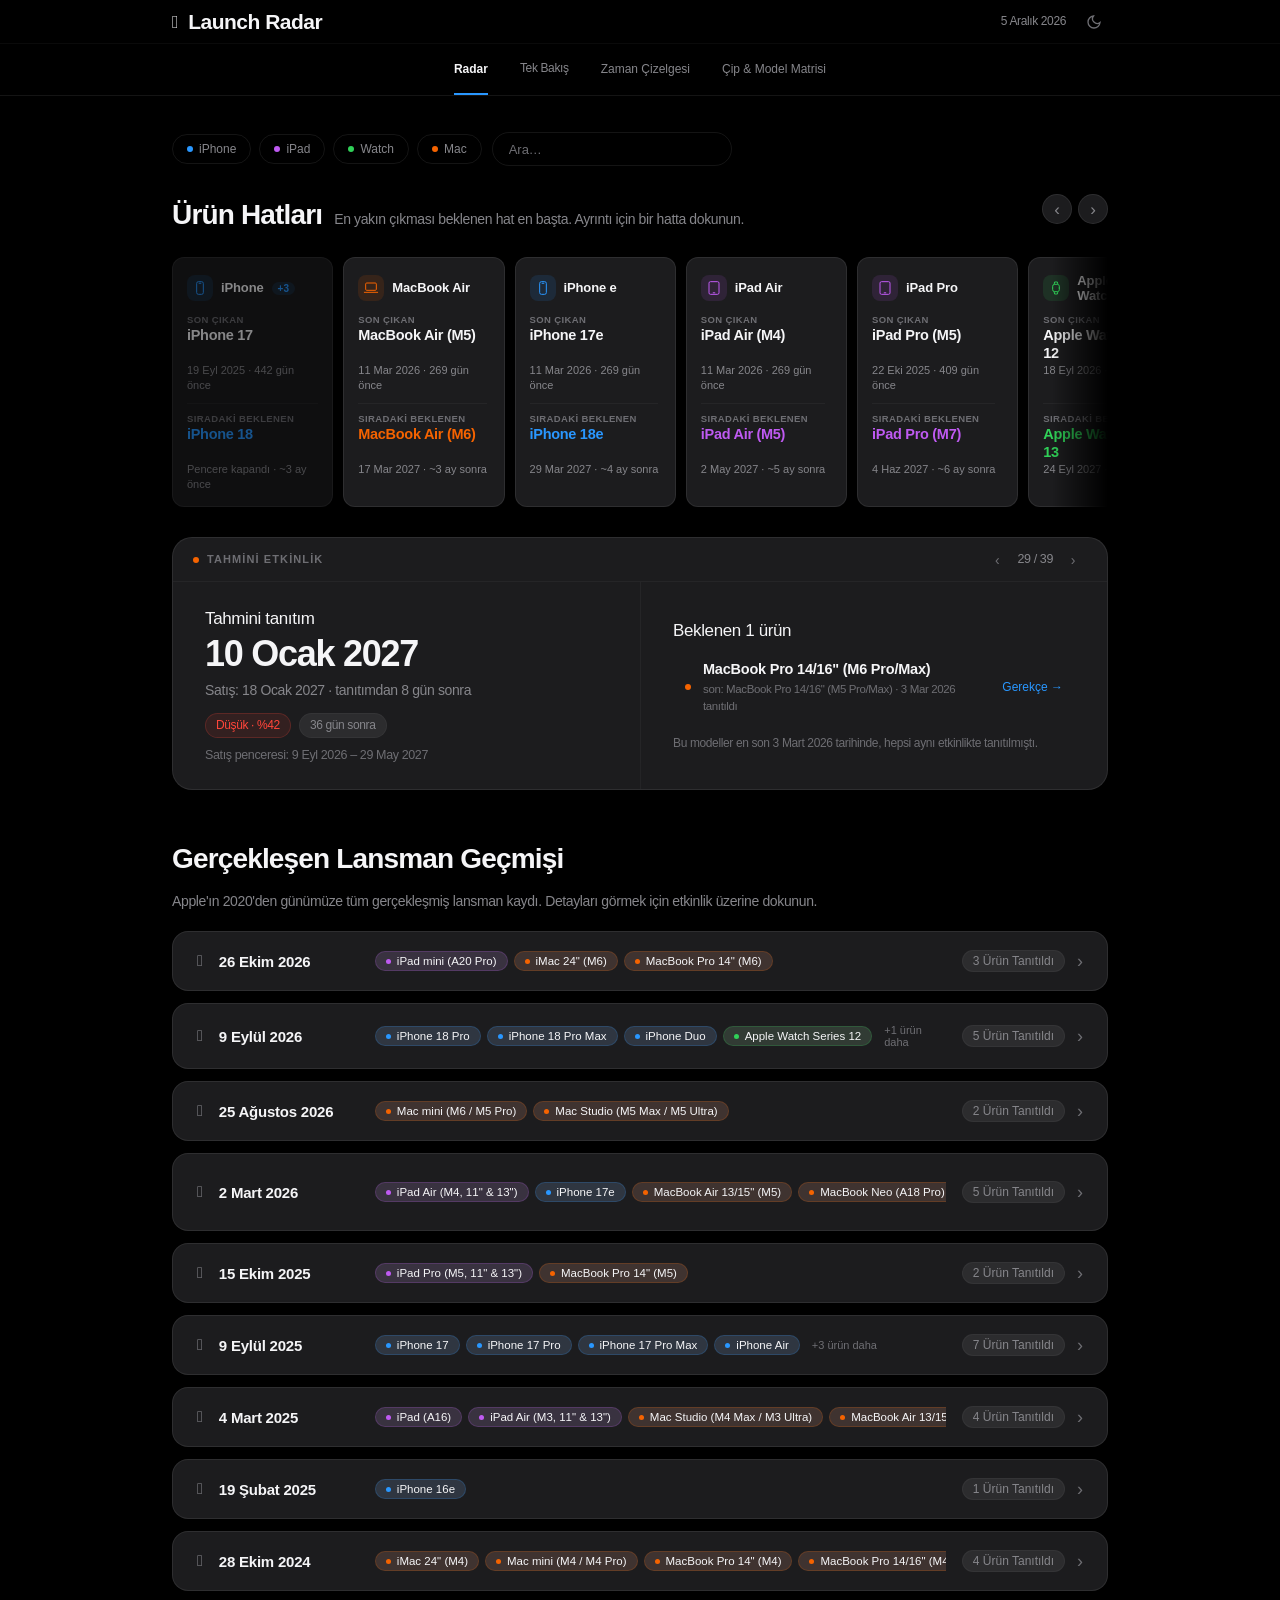
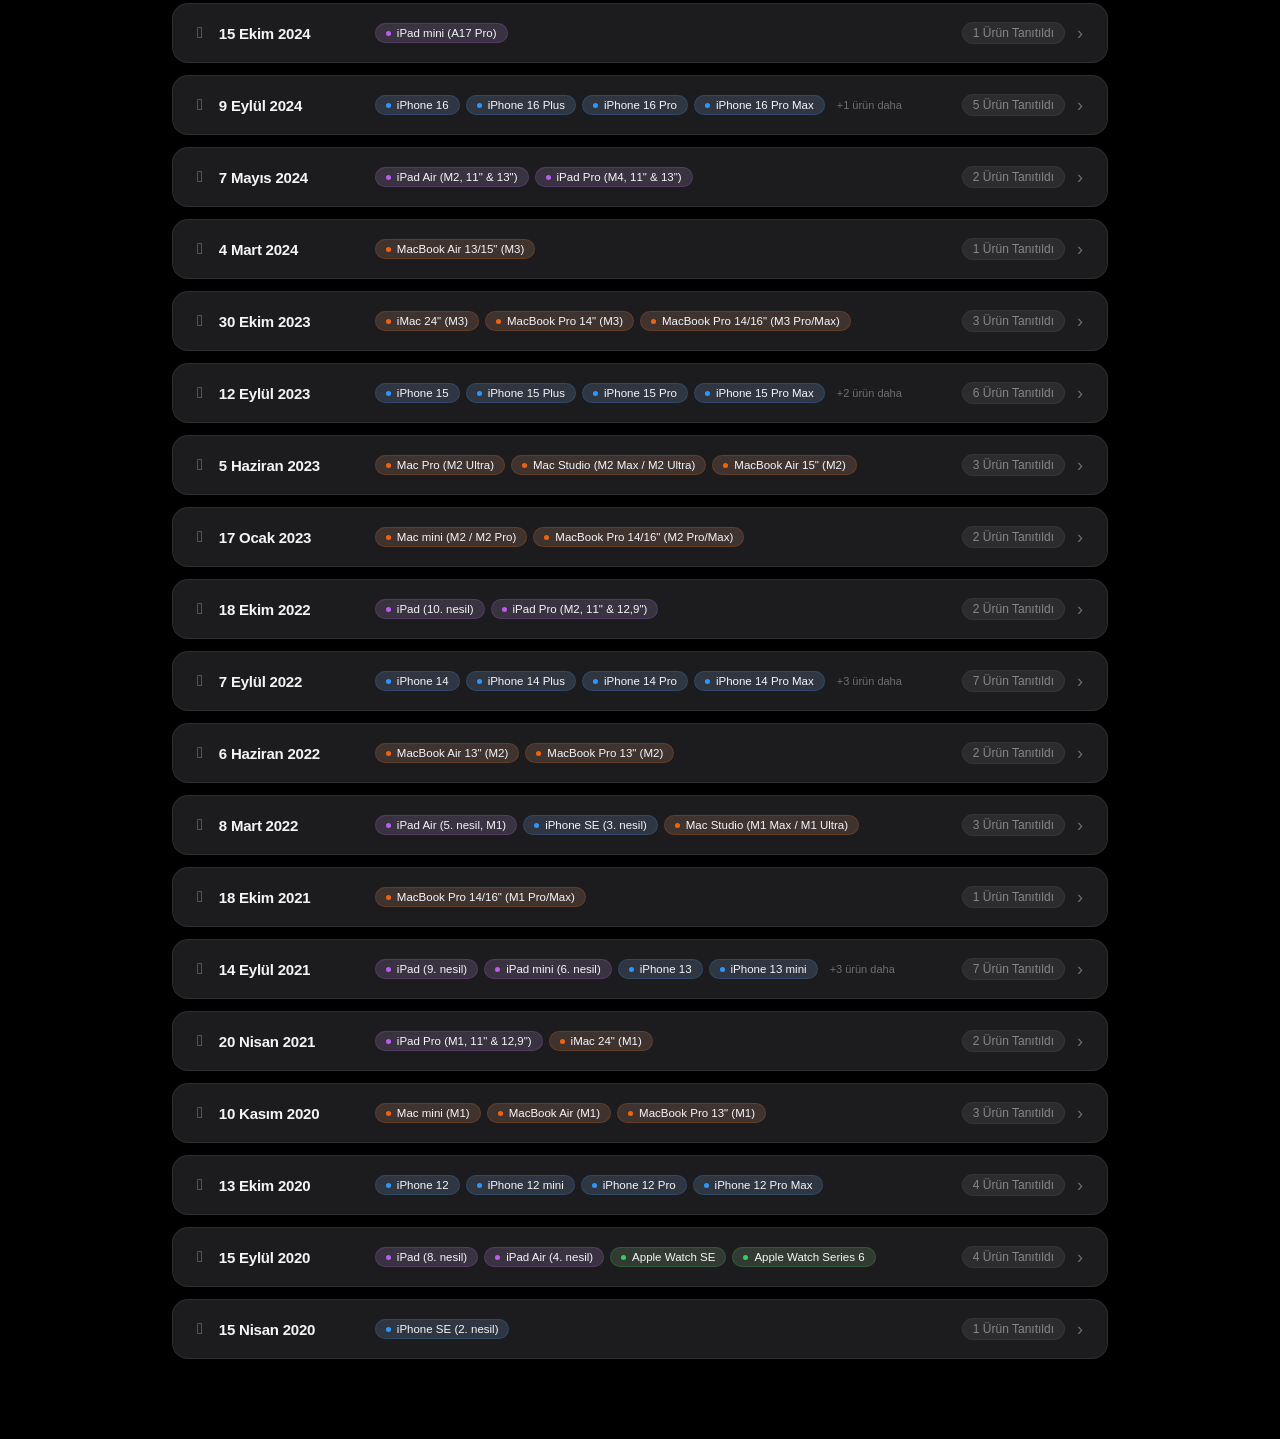
<file: index.html>
<!doctype html>
<html lang="tr" data-theme="dark">
<head>
<meta charset="utf-8">
<meta name="viewport" content="width=device-width, initial-scale=1">
<title>Apple Launch Radar — Lansman Kadansı ve Tahminleri</title>
<meta name="description" content="2020'den bugüne Apple iPhone, iPad, Mac ve Watch lansmanları; geçmiş kadanstan hesaplanan çıkış tahminleri ve çip yayılım analizi.">
<meta name="color-scheme" content="dark light">
<link rel="icon" href="data:image/svg+xml,<svg xmlns='http://www.w3.org/2000/svg' viewBox='0 0 100 100'><text y='.9em' font-size='90'></text></svg>">
<link rel="stylesheet" href="assets/css/base.css">
<link rel="stylesheet" href="assets/css/components.css">
<link rel="stylesheet" href="assets/css/timeline.css">
</head>
<body>

<header class="masthead">
  <div class="masthead__global">
    <div class="masthead__global-inner">
      <div class="brand">
        <span class="apple-logo" aria-hidden="true"></span>
        <div class="brand__text">
          <h1>Launch Radar</h1>
          <span class="brand__tagline">Lansman Kadansı &amp; Çip Yayılım Tahmini</span>
        </div>
      </div>
      <div class="masthead__spacer"></div>
      <div class="masthead__actions">
        <span class="today" id="today"></span>
        <button class="icon-btn" id="theme-toggle" title="Temayı değiştir" aria-label="Temayı değiştir">
          <svg class="theme-icon theme-icon--dark" viewBox="0 0 24 24" width="16" height="16" fill="none" stroke="currentColor" stroke-width="2"><path d="M21 12.79A9 9 0 1 1 11.21 3 7 7 0 0 0 21 12.79z"></path></svg>
        </button>
      </div>
    </div>
  </div>

  <div class="masthead__subnav">
    <nav class="tabs" role="tablist" id="tabs">
      <button class="tab" role="tab" data-view="radar"     aria-selected="true">Radar</button>
      <a class="tab" href="pano.html">Tek Bakış</a>
      <button class="tab" role="tab" data-view="timeline"  aria-selected="false">Zaman Çizelgesi</button>
      <button class="tab" role="tab" data-view="diffusion" aria-selected="false">Çip &amp; Model Matrisi</button>
    </nav>
  </div>
</header>

<main class="app" id="app">
  <div id="filters" class="filters" hidden></div>
  <section class="view" id="view-radar"     role="tabpanel"></section>
  <section class="view" id="view-timeline"  role="tabpanel" hidden></section>
  <section class="view" id="view-diffusion" role="tabpanel" hidden></section>
</main>

<div class="drawer-scrim" id="drawer-scrim" hidden>
  <aside class="drawer" id="drawer" role="dialog" aria-modal="true" aria-label="Ürün detayı"></aside>
</div>
<div class="tl-tip" id="tip" hidden></div>

<script type="module" src="assets/js/main.js"></script>
<noscript>
  <p style="padding:40px;text-align:center">Bu site tahminleri tarayıcıda hesaplar; JavaScript gerekiyor.</p>
</noscript>
</body>
</html>
</file>
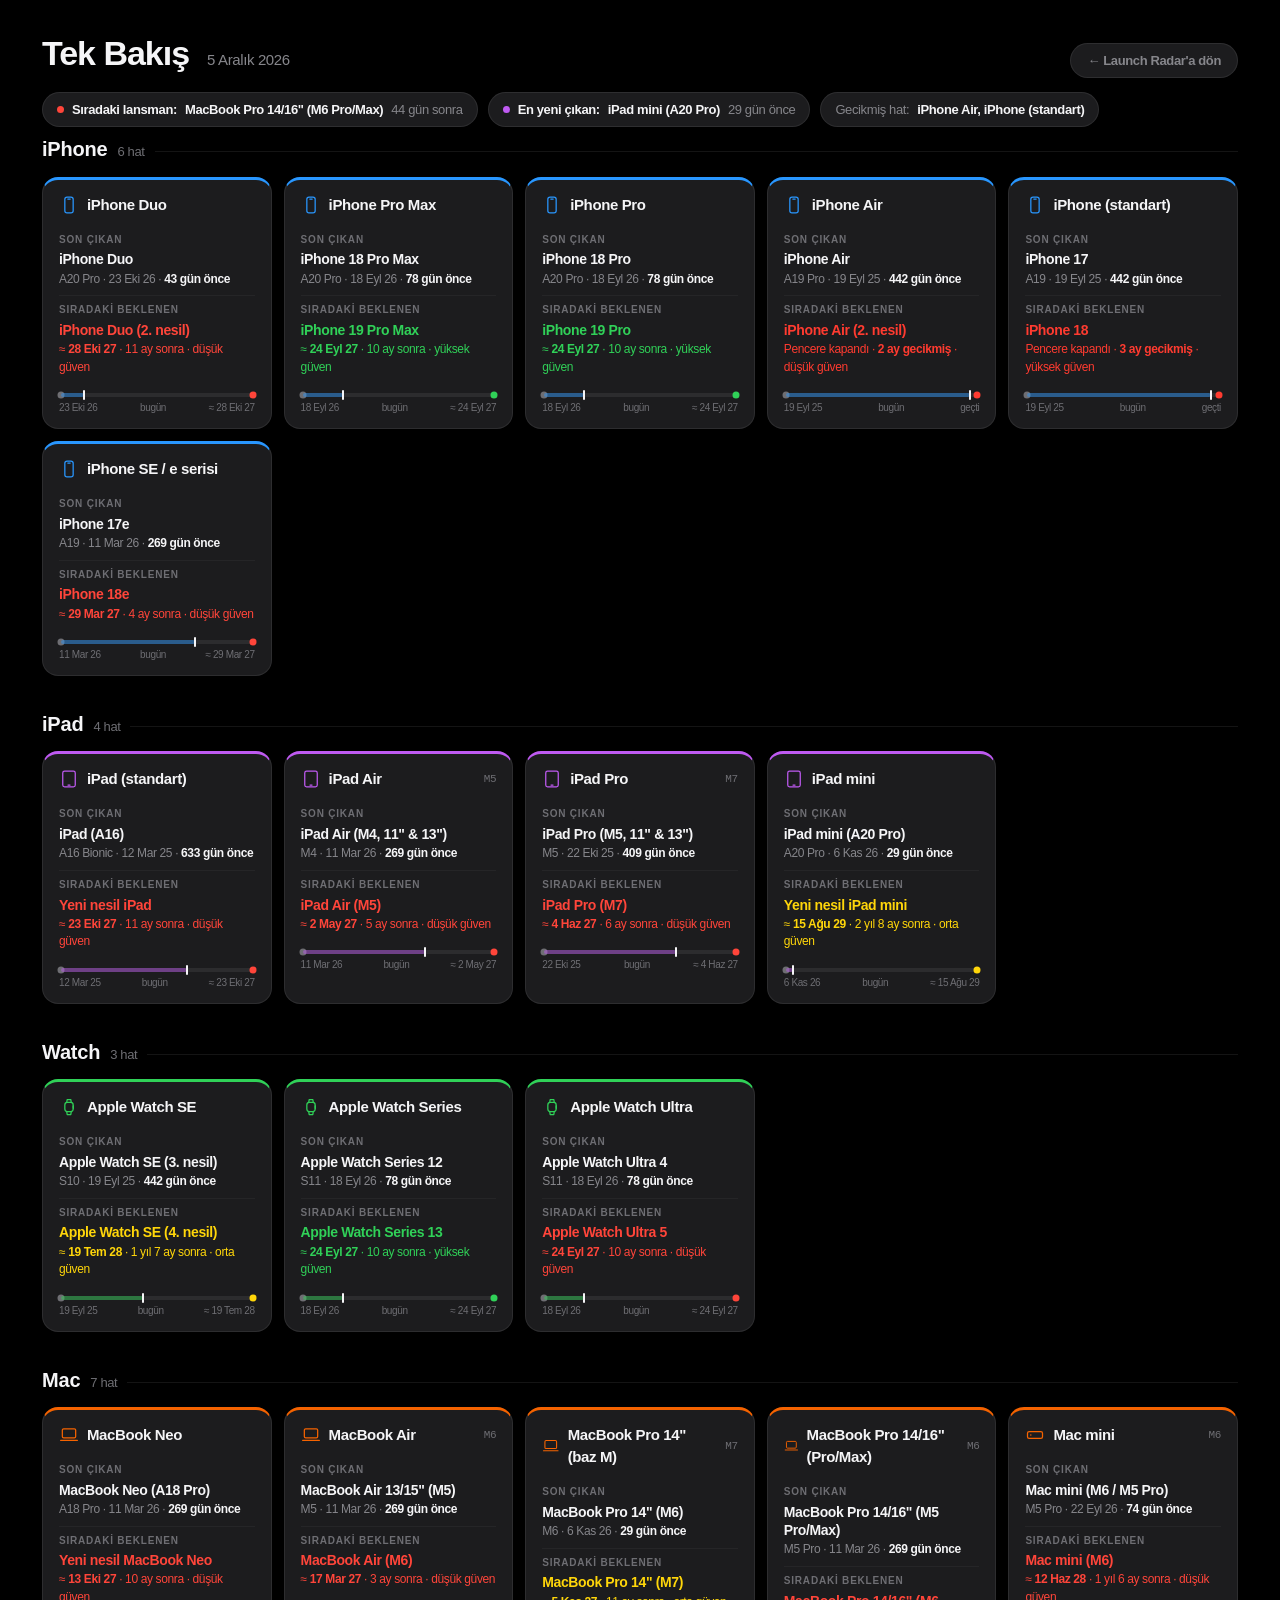
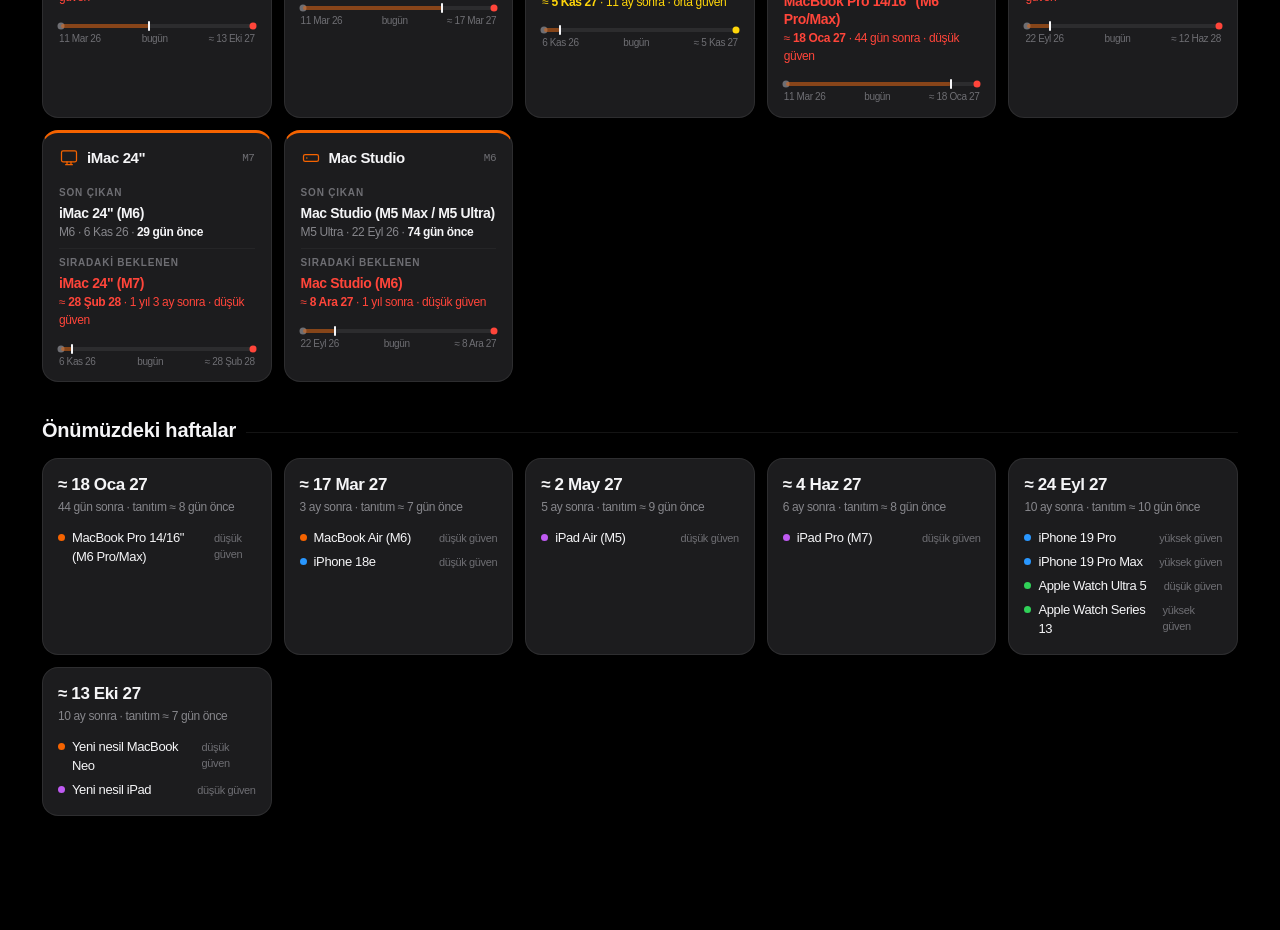
<file: pano.html>
<!DOCTYPE html>
<html lang="tr" data-theme="dark">
<head>
<meta charset="utf-8">
<meta name="viewport" content="width=device-width, initial-scale=1">
<title>Tek Bakış — Apple Launch Radar</title>
<meta name="description" content="Tüm Apple ürün hatları tek ekranda: en son çıkan modeller ve sıradaki beklenen lansmanlar.">
<meta name="color-scheme" content="dark light">
<link rel="icon" href="data:image/svg+xml,<svg xmlns='http://www.w3.org/2000/svg' viewBox='0 0 100 100'><text y='.9em' font-size='90'></text></svg>">
<link rel="stylesheet" href="assets/css/base.css">
<link rel="stylesheet" href="assets/css/components.css">
<style>
  /* ---- Tek Bakış sayfası stilleri ---- */
  .pano-wrap { max-width: 1240px; margin: 0 auto; padding: 28px 22px 80px; }

  .top { display: flex; align-items: baseline; gap: 18px; flex-wrap: wrap; margin-bottom: 6px; }
  .top h1 { font-size: 34px; font-weight: 700; letter-spacing: -0.03em; margin: 0; }
  .top .today { color: var(--text-dim); font-size: 15px; }
  .top .back {
    margin-left: auto; color: var(--text-dim); text-decoration: none; font-size: 13px; font-weight: 600;
    background: var(--surface); border: 1px solid var(--border); border-radius: var(--radius-pill);
    padding: 7px 16px;
  }
  .top .back:hover { color: var(--text); background: var(--surface-2); }

  .status { display: flex; gap: 10px; flex-wrap: wrap; margin: 14px 0 8px; }
  .status .pill {
    font-size: 13px; font-weight: 600; border-radius: var(--radius-pill);
    padding: 7px 14px; background: var(--surface); border: 1px solid var(--border);
    display: flex; gap: 8px; align-items: center;
  }
  .pill b { color: var(--text); }
  .pill .dot { width: 7px; height: 7px; border-radius: 50%; }
  .pill .dim { color: var(--text-dim); font-weight: 500; }

  .cat { margin-bottom: 34px; }
  .cat-head { display: flex; align-items: baseline; gap: 10px; margin-bottom: 12px; }
  .cat-head h2 { font-size: 20px; font-weight: 700; margin: 0; letter-spacing: -0.01em; }
  .cat-head .n { font-size: 13px; color: var(--text-faint); }
  .cat-head .rule { flex: 1; border-top: 1px solid var(--border); position: relative; top: -4px; }

  .grid { display: grid; grid-template-columns: repeat(auto-fill, minmax(228px, 1fr)); gap: 12px; }

  .tile {
    background: var(--surface); border: 1px solid var(--border); border-radius: var(--radius);
    padding: 14px 16px 12px; border-top: 3px solid var(--acc, #888);
  }
  .tile__head { display: flex; align-items: center; gap: 8px; margin-bottom: 10px; }
  .tile__icon { width: 20px; height: 20px; color: var(--acc); }
  .tile__icon svg { width: 100%; height: 100%; }
  .tile__name { font-size: 15px; font-weight: 700; }
  .tile__gen { margin-left: auto; font-size: 11px; color: var(--text-faint); font-family: var(--mono, monospace); }

  .blk { padding: 7px 0; }
  .blk + .blk { border-top: 1px solid var(--border-soft); }
  .blk__k { font-size: 10px; font-weight: 700; letter-spacing: 0.08em; text-transform: uppercase; color: var(--text-faint); margin-bottom: 3px; }
  .blk__model { font-size: 14px; font-weight: 600; line-height: 1.3; }
  .blk__meta { font-size: 12px; color: var(--text-dim); margin-top: 2px; }
  .blk__meta b { color: var(--text); font-weight: 600; }
  .blk--next .blk__model { color: var(--band); }
  .blk--next .blk__meta { color: var(--band); }
  .blk--next .blk__meta b { color: var(--band); }

  .cbar { position: relative; height: 4px; background: var(--surface-2); border-radius: 4px; margin: 10px 2px 4px; }
  .cbar::before, .cbar::after {
    content: ""; position: absolute; top: 50%; width: 7px; height: 7px; border-radius: 50%;
    transform: translate(-50%, -50%); background: var(--text-faint);
  }
  .cbar::before { left: 0; }
  .cbar::after { left: 100%; background: var(--band); }
  .cbar__fill { position: absolute; left: 0; top: 0; bottom: 0; background: var(--acc); opacity: 0.45; border-radius: 4px; }
  .cbar__now {
    position: absolute; top: -3px; bottom: -3px; width: 2px; background: var(--text);
    transform: translateX(-50%); border-radius: 2px;
  }
  .cbar-lbl { display: flex; justify-content: space-between; font-size: 10px; color: var(--text-faint); margin-top: 4px; }

  .up { display: grid; grid-template-columns: repeat(auto-fill, minmax(190px, 1fr)); gap: 12px; }
  .up-card { background: var(--surface); border: 1px solid var(--border); border-radius: var(--radius); padding: 13px 15px; }
  .up-date { font-size: 17px; font-weight: 700; }
  .up-away { font-size: 12px; color: var(--text-dim); margin: 2px 0 9px; }
  .up-item { display: flex; align-items: baseline; gap: 7px; font-size: 13px; padding: 2.5px 0; }
  .up-dot { width: 7px; height: 7px; border-radius: 50%; flex: none; position: relative; top: -1px; }
  .up-item .approx { color: var(--text-faint); font-size: 11px; margin-left: auto; }
</style>
</head>
<body class="pano-body">

<div class="pano-wrap">

  <div class="top">
    <h1>Tek Bakış</h1>
    <span class="today" id="pano-today"></span>
    <a class="back" href="./">&larr; Launch Radar'a dön</a>
  </div>
  <div class="status" id="pano-status"></div>

  <div id="pano-cats"></div>

  <div class="cat">
    <div class="cat-head"><h2>Önümüzdeki haftalar</h2><div class="rule"></div></div>
    <div class="up" id="pano-upcoming"></div>
  </div>

</div>

<script type="module">
  import { buildContext, predictAll, DEFAULTS, toISO, diffDays, toDate } from './assets/js/engine.js';
  import { expectedName, fmtLong } from './assets/js/ui.js';

  const AYK = ['Oca','Şub','Mar','Nis','May','Haz','Tem','Ağu','Eyl','Eki','Kas','Ara'];
  const fmtK = (iso) => { const [y,m,d] = iso.split('-').map(Number); return `${d} ${AYK[m-1]} ${String(y).slice(2)}`; };

  const BAND = { high: '#30d158', mid: '#ffd60a', low: '#ff453a', overdue: '#ff3b30' };
  const BAND_TR = { high: 'yüksek güven', mid: 'orta güven', low: 'düşük güven' };
  const ACC = { iphone: '#2997ff', ipad: '#bf5af2', mac: '#f56300', watch: '#30d158' };
  const CAT_TR = { iphone: 'iPhone', ipad: 'iPad', watch: 'Watch', mac: 'Mac' };

  const ICONS = {
    iphone: '<svg viewBox="0 0 24 24" fill="none" stroke="currentColor" stroke-width="1.5"><rect x="7" y="2.5" width="10" height="19" rx="2.6"/><path d="M10.6 4.9h2.8" stroke-linecap="round"/></svg>',
    ipad: '<svg viewBox="0 0 24 24" fill="none" stroke="currentColor" stroke-width="1.5"><rect x="4.5" y="2.5" width="15" height="19" rx="2.2"/><path d="M10.8 19.2h2.4" stroke-linecap="round"/></svg>',
    watch: '<svg viewBox="0 0 24 24" fill="none" stroke="currentColor" stroke-width="1.5"><rect x="7" y="6.5" width="10" height="11" rx="3"/><path d="M9.3 6.5 9.8 3h4.4l.5 3.5M9.3 17.5l.5 3.5h4.4l.5-3.5" stroke-linejoin="round"/><path d="M17 10.5v3" stroke-linecap="round"/></svg>',
    mac: '<svg viewBox="0 0 24 24" fill="none" stroke="currentColor" stroke-width="1.5"><rect x="4" y="4.5" width="16" height="11" rx="1.6"/><path d="M2 18.5h20" stroke-linecap="round"/></svg>',
    imac: '<svg viewBox="0 0 24 24" fill="none" stroke="currentColor" stroke-width="1.5"><rect x="3" y="3.5" width="18" height="13" rx="1.8"/><path d="M9.6 16.5v3.5h4.8v-3.5M8 20h8" stroke-linecap="round" stroke-linejoin="round"/></svg>',
    macmini: '<svg viewBox="0 0 24 24" fill="none" stroke="currentColor" stroke-width="1.5"><rect x="3" y="8" width="18" height="8" rx="2"/><circle cx="7" cy="12" r="0.9" fill="currentColor" stroke="none"/></svg>',
  };
  const iconFor = (t) => {
    if (t.id === 'imac') return ICONS.imac;
    if (t.id === 'mac-mini' || t.id === 'mac-studio') return ICONS.macmini;
    return ICONS[t.category === 'mac' ? 'mac' : t.category];
  };

  /* Hap içinde kısa ad: parantez içi ve boyut bilgisi ayıklanır */
  const kisaAd = (n) => n
    .replace(/\(([^)]*)\)/, (_, inner) => `(${inner.split(/[,/]/)[0].trim()})`)
    .replace(/\s*\d+(?:[/,]\d+)*\s*["″]/g, '')
    .replace(/\s{2,}/g, ' ')
    .trim();

  const uzak = (d) => {
    const a = Math.abs(d);
    if (a < 60) return `${a} gün`;
    if (a < 365) return `${Math.round(a / 30.44)} ay`;
    const y = Math.floor(a / 365.25), m = Math.round((a % 365.25) / 30.44);
    return m ? `${y} yıl ${m} ay` : `${y} yıl`;
  };

  /* Kullanıcı belirlenmiş sıra: iPhone büyükten küçüğe, iPad'de mini son, Mac düşükten yükseğe */
  const ORDER = new Map([
    ['iphone-duo', 10], ['iphone-promax', 11], ['iphone-pro', 12], ['iphone-air', 13],
    ['iphone-base', 14], ['iphone-e', 15], ['iphone-plus', 40], ['iphone-mini', 41],
    ['ipad-base', 20], ['ipad-air', 21], ['ipad-pro', 22], ['ipad-mini', 23],
    ['watch-se', 30], ['watch-series', 31], ['watch-ultra', 32],
    ['macbook-neo', 50], ['macbook-air', 51], ['macbook-pro-base', 52],
    ['macbook-pro-promax', 53], ['mac-mini', 54], ['imac', 55], ['mac-studio', 56],
    ['macbook-pro-13', 60], ['mac-pro', 61],
  ]);
  const CAT_ORDER = { iphone: 1, ipad: 2, watch: 3, mac: 4 };

  const load = async (f) => {
    const res = await fetch(`data/${f}`, { cache: 'no-cache' });
    if (!res.ok) throw new Error(`data/${f} yüklenemedi (${res.status})`);
    return res.json();
  };

  try {
    const [devices, chips, families] = await Promise.all([
      load('devices.json'), load('chips.json'), load('families.json'),
    ]);
    const data = { devices: devices.devices, chips: chips.chips, families: families.families };

    const asOf = new Date();
    const ctx = buildContext(data, DEFAULTS);
    const preds = predictAll(ctx, { asOf });

    const famById = new Map(data.families.map((f) => [f.id, f]));
    const devByFam = new Map();
    for (const d of data.devices) {
      if (!devByFam.has(d.family)) devByFam.set(d.family, []);
      devByFam.get(d.family).push(d);
    }

    const tiles = preds.map((p) => {
      const fam = famById.get(p.familyId);
      const devs = devByFam.get(p.familyId) || [];
      return {
        id: p.familyId,
        label: fam.label,
        category: fam.category,
        last: {
          name: p.lastRelease.name,
          released: p.lastRelease.released,
          chip: p.lastRelease.chip,
          daysSince: p.daysSinceLast,
        },
        next: {
          name: expectedName(fam, devs, p),
          iso: p.iso,
          confidence: p.confidence,
          band: p.band.id,
          daysAway: p.daysAway,
          overdue: p.overdue,
          chipGen: p.chip ? p.chip.genKey : null,
        },
        order: ORDER.get(p.familyId) ?? 99,
      };
    }).sort((a, b) => CAT_ORDER[a.category] - CAT_ORDER[b.category] || a.order - b.order);

    /* Önümüzdeki lansman olayları — radar.js'deki 14 günlük kümeleme mantığı */
    const future = preds.filter((p) => !p.overdue).sort((a, b) => a.date - b.date);
    const events = [];
    for (const p of future) {
      const last = events[events.length - 1];
      if (last && diffDays(p.date, last.date) <= 14) last.items.push(p);
      else events.push({ date: p.date, items: [p] });
    }
    const upcoming = events.slice(0, 6).map((e) => ({
      iso: toISO(e.date),
      lead: e.items[0].announceLead,
      items: e.items.map((p) => ({
        name: expectedName(famById.get(p.familyId), devByFam.get(p.familyId) || [], p),
        category: p.category,
        band: p.band.id,
      })),
    }));

    /* ---- render ---- */
    const todayISO = toISO(asOf);
    document.getElementById('pano-today').textContent = fmtLong(asOf);

    const siri = tiles.filter(t => !t.next.overdue).sort((a,b) => a.next.daysAway - b.next.daysAway)[0];
    const yeni = tiles.slice().sort((a,b) => a.last.daysSince - b.last.daysSince)[0];
    document.getElementById('pano-status').innerHTML =
      `<span class="pill"><span class="dot" style="background:${BAND[siri.next.band]}"></span>Sıradaki lansman: <b>${siri.next.name}</b><span class="dim">${uzak(siri.next.daysAway)} sonra</span></span>` +
      `<span class="pill"><span class="dot" style="background:${ACC[yeni.category]}"></span>En yeni çıkan: <b>${yeni.last.name}</b><span class="dim">${yeni.last.daysSince} gün önce</span></span>` +
      `<span class="pill"><span class="dim">Gecikmiş hat:</span> <b>${tiles.filter(t=>t.next.overdue).map(t=>t.label).join(', ') || 'yok'}</b></span>`;

    const catsWrap = document.getElementById('pano-cats');
    for (const cat of ['iphone','ipad','watch','mac']) {
      const catTiles = tiles.filter(t => t.category === cat);
      if (!catTiles.length) continue;
      const sec = document.createElement('div');
      sec.className = 'cat';
      sec.innerHTML = `<div class="cat-head"><h2>${CAT_TR[cat]}</h2><span class="n">${catTiles.length} hat</span><div class="rule"></div></div><div class="grid"></div>`;
      const grid = sec.querySelector('.grid');
      for (const t of catTiles) {
        const n = t.next;
        const band = n.overdue ? 'overdue' : n.band;
        const p = Math.max(4, Math.min(96, Math.round((t.last.daysSince / (t.last.daysSince + n.daysAway)) * 100)));
        const chipGen = n.chipGen ? `<span class="tile__gen">${n.chipGen}</span>` : '';
        const nextMeta = n.overdue
          ? `Pencere kapandı · <b>${uzak(n.daysAway)} gecikmiş</b>`
          : `≈ <b>${fmtK(n.iso)}</b> · ${uzak(n.daysAway)} sonra`;
        const div = document.createElement('div');
        div.className = 'tile';
        div.style.setProperty('--acc', ACC[t.category]);
        div.style.setProperty('--band', BAND[band]);
        div.innerHTML = `
          <div class="tile__head"><span class="tile__icon">${iconFor(t)}</span><span class="tile__name">${t.label}</span>${chipGen}</div>
          <div class="blk">
            <div class="blk__k">Son çıkan</div>
            <div class="blk__model">${t.last.name}</div>
            <div class="blk__meta">${t.last.chip} · ${fmtK(t.last.released)} · <b>${t.last.daysSince} gün önce</b></div>
          </div>
          <div class="blk blk--next">
            <div class="blk__k">Sıradaki beklenen</div>
            <div class="blk__model">${n.name}</div>
            <div class="blk__meta">${nextMeta} · ${BAND_TR[n.band] || ''}</div>
          </div>
          <div class="cbar"><div class="cbar__fill" style="width:${p}%"></div><div class="cbar__now" style="left:${p}%"></div></div>
          <div class="cbar-lbl"><span>${fmtK(t.last.released)}</span><span>bugün</span><span>${n.overdue ? 'geçti' : '≈ ' + fmtK(n.iso)}</span></div>`;
        grid.appendChild(div);
      }
      catsWrap.appendChild(sec);
    }

    const up = document.getElementById('pano-upcoming');
    for (const ev of upcoming) {
      const card = document.createElement('div');
      card.className = 'up-card';
      const items = ev.items.map(p =>
        `<div class="up-item"><span class="up-dot" style="background:${ACC[p.category]}"></span>${p.name}<span class="approx">${BAND_TR[p.band] || ''}</span></div>`
      ).join('');
      const away = Math.round((new Date(ev.iso + 'T00:00:00Z') - new Date(todayISO + 'T00:00:00Z')) / 86400000);
      card.innerHTML = `<div class="up-date">≈ ${fmtK(ev.iso)}</div><div class="up-away">${uzak(away)} sonra · tanıtım ≈ ${ev.lead} gün önce</div>${items}`;
      up.appendChild(card);
    }
  } catch (err) {
    document.getElementById('pano-cats').append(
      Object.assign(document.createElement('p'), { textContent: `Veri yüklenemedi: ${err.message}` })
    );
  }
</script>
</body>
</html>
</file>
<file: assets/css/base.css>
/* ============================================================
   Apple Launch Radar — Base Design System
   Inspired by apple.com's design language
   ============================================================ */

:root {
  color-scheme: dark;

  /* Core palette — true black, Apple dark mode */
  --bg: #000000;
  --bg-elev: #1c1c1e;
  --surface: #1c1c1e;
  --surface-2: #2c2c2e;
  --border: rgba(255, 255, 255, 0.08);
  --border-soft: rgba(255, 255, 255, 0.04);
  --text: #f5f5f7;
  --text-dim: #86868b;
  --text-faint: #6e6e73;

  /* Category accent colors */
  --iphone: #2997ff;
  --ipad: #bf5af2;
  --mac: #f56300;
  --watch: #30d158;

  /* Confidence / status */
  --high: #30d158;
  --mid: #ffd60a;
  --low: #ff453a;
  --overdue: #ff3b30;

  /* Radii */
  --radius-lg: 20px;
  --radius: 16px;
  --radius-sm: 12px;
  --radius-pill: 980px;

  /* Shadows — minimal in dark */
  --shadow: none;
  --shadow-subtle: none;

  /* Type stacks */
  --sans: -apple-system, BlinkMacSystemFont, "SF Pro Display", "SF Pro Text", "Helvetica Neue", Helvetica, Arial, sans-serif;
  --mono: ui-monospace, "SF Mono", SFMono-Regular, Menlo, monospace;

  /* Motion */
  --ease: cubic-bezier(0.25, 0.46, 0.45, 0.94);
}

:root[data-theme='light'] {
  color-scheme: light;
  --bg: #fbfbfd;
  --bg-elev: #ffffff;
  --surface: #ffffff;
  --surface-2: #f5f5f7;
  --border: rgba(0, 0, 0, 0.06);
  --border-soft: rgba(0, 0, 0, 0.03);
  --text: #1d1d1f;
  --text-dim: #515154;
  --text-faint: #86868b;

  --iphone: #0071e3;
  --ipad: #a259ff;
  --mac: #e36414;
  --watch: #28a745;

  --shadow: 0 4px 20px rgba(0, 0, 0, 0.06);
  --shadow-subtle: 0 2px 8px rgba(0, 0, 0, 0.04);
}

/* ---------------------------------------------------------- Reset */
*, *::before, *::after { box-sizing: border-box; }

html { -webkit-text-size-adjust: 100%; scroll-behavior: smooth; }

body {
  margin: 0;
  background: var(--bg);
  color: var(--text);
  font-family: var(--sans);
  font-size: 17px;
  line-height: 1.47059;
  letter-spacing: -0.022em;
  -webkit-font-smoothing: antialiased;
  -moz-osx-font-smoothing: grayscale;
}

:where(a) { color: inherit; text-decoration: none; }
:where(h1, h2, h3, h4, p) { margin: 0; }

:focus-visible {
  outline: 2px solid var(--iphone);
  outline-offset: 2px;
  border-radius: 6px;
}

/* ---------------------------------------------------------- App Container */
.app {
  max-width: 980px;
  margin: 0 auto;
  padding: 36px 22px 80px;
}

/* ---------------------------------------------------------- Masthead: Apple Global Nav */
.masthead {
  position: sticky;
  top: 0;
  z-index: 50;
}

/* Top bar — 44px, pure black */
.masthead__global {
  height: 44px;
  background: rgba(0, 0, 0, 0.92);
  backdrop-filter: saturate(180%) blur(20px);
  -webkit-backdrop-filter: saturate(180%) blur(20px);
  border-bottom: 1px solid var(--border-soft);
}

:root[data-theme='light'] .masthead__global {
  background: rgba(251, 251, 253, 0.92);
}

.masthead__global-inner {
  display: flex;
  align-items: center;
  max-width: 980px;
  margin: 0 auto;
  padding: 0 22px;
  height: 100%;
}

/* Brand */
.brand {
  display: flex;
  align-items: center;
  gap: 10px;
}

.apple-logo {
  font-size: 18px;
  line-height: 1;
  opacity: 0.85;
}

.brand__text h1 {
  font-size: 21px;
  font-weight: 600;
  letter-spacing: -0.024em;
  color: var(--text);
  line-height: 1;
}

.brand__tagline { display: none; }

.masthead__spacer { flex: 1; }

.masthead__actions {
  display: flex;
  align-items: center;
  gap: 14px;
}

/* Date — just plain text */
.today {
  font-size: 12px;
  color: var(--text-dim);
  font-variant-numeric: tabular-nums;
}

/* Theme toggle */
.icon-btn {
  appearance: none;
  cursor: pointer;
  background: transparent;
  border: 0;
  border-radius: 50%;
  width: 28px;
  height: 28px;
  display: grid;
  place-items: center;
  color: var(--text-faint);
  transition: color 0.3s var(--ease), background 0.3s var(--ease);
}
.icon-btn:hover {
  color: var(--text);
  background: var(--surface-2);
}

/* Sub-nav tab bar — 52px */
.masthead__subnav {
  height: 52px;
  background: var(--bg);
  border-bottom: 1px solid var(--border);
  display: flex;
  justify-content: center;
}

:root[data-theme='light'] .masthead__subnav {
  background: var(--bg);
}

.tabs {
  display: flex;
  align-items: stretch;
  gap: 32px;
  height: 100%;
}

.tab {
  appearance: none;
  background: transparent;
  border: 0;
  border-bottom: 2px solid transparent;
  cursor: pointer;
  font-family: var(--sans);
  font-size: 12px;
  font-weight: 400;
  color: var(--text-dim);
  padding: 0;
  display: flex;
  align-items: center;
  white-space: nowrap;
  transition: color 0.3s var(--ease), border-color 0.3s var(--ease);
}
.tab:hover {
  color: var(--text);
}
.tab[aria-selected='true'] {
  color: var(--text);
  font-weight: 600;
  border-bottom-color: var(--iphone);
}

/* ---------------------------------------------------------- Filters & Search */
.filters {
  display: flex;
  flex-wrap: wrap;
  gap: 10px;
  align-items: center;
  margin-bottom: 28px;
}
.filters[hidden] { display: none; }

.chipset {
  display: flex;
  gap: 8px;
  flex-wrap: wrap;
}

.chip {
  appearance: none;
  cursor: pointer;
  font-family: var(--sans);
  font-size: 12px;
  font-weight: 500;
  height: 30px;
  padding: 0 14px;
  border-radius: var(--radius-pill);
  border: 1px solid var(--border);
  background: transparent;
  color: var(--text-dim);
  display: inline-flex;
  align-items: center;
  gap: 6px;
  transition: all 0.3s var(--ease);
}
.chip:hover {
  color: var(--text);
  border-color: var(--text-faint);
}
.chip[aria-pressed='true'] {
  background: color-mix(in oklab, var(--accent, var(--text-faint)) 12%, transparent);
  color: var(--accent, var(--text));
  border-color: color-mix(in oklab, var(--accent, var(--text-faint)) 40%, transparent);
}
.chip__dot {
  width: 6px;
  height: 6px;
  border-radius: 50%;
  background: var(--accent, var(--text-faint));
}
.chip--sm { font-size: 11px; padding: 0 10px; height: 26px; }

.search {
  flex: 1;
  min-width: 140px;
  max-width: 240px;
  font-family: var(--sans);
  font-size: 13px;
  height: 34px;
  padding: 0 16px;
  border: 1px solid var(--border);
  border-radius: var(--radius-pill);
  background: transparent;
  color: var(--text);
  transition: border-color 0.3s var(--ease);
}
.search:focus {
  outline: none;
  border-color: var(--iphone);
}
.search::placeholder { color: var(--text-faint); }

/* ---------------------------------------------------------- Primitives */
.card {
  background: var(--surface);
  border: 1px solid var(--border);
  border-radius: var(--radius);
  box-shadow: var(--shadow-subtle);
}

.section-head {
  display: flex;
  align-items: baseline;
  gap: 12px;
  flex-wrap: wrap;
  margin-bottom: 20px;
  margin-top: 40px;
}
.section-head:first-child { margin-top: 0; }
.section-head h2 {
  font-size: 28px;
  font-weight: 700;
  letter-spacing: -0.03em;
  color: var(--text);
}
.section-head p {
  font-size: 14px;
  color: var(--text-dim);
}

.badge {
  display: inline-flex;
  align-items: center;
  gap: 5px;
  font-size: 12px;
  font-weight: 500;
  padding: 3px 10px;
  border-radius: var(--radius-pill);
  border: 1px solid transparent;
  white-space: nowrap;
}
.badge--high {
  color: var(--high);
  background: color-mix(in oklab, var(--high) 10%, transparent);
  border-color: color-mix(in oklab, var(--high) 20%, transparent);
}
.badge--mid {
  color: var(--mid);
  background: color-mix(in oklab, var(--mid) 10%, transparent);
  border-color: color-mix(in oklab, var(--mid) 20%, transparent);
}
.badge--low {
  color: var(--low);
  background: color-mix(in oklab, var(--low) 10%, transparent);
  border-color: color-mix(in oklab, var(--low) 20%, transparent);
}
.badge--overdue {
  color: var(--overdue);
  background: color-mix(in oklab, var(--overdue) 10%, transparent);
  border-color: color-mix(in oklab, var(--overdue) 20%, transparent);
}
.badge--quiet {
  color: var(--text-dim);
  background: var(--surface-2);
  border-color: var(--border-soft);
}

.num { font-variant-numeric: tabular-nums; font-family: var(--mono); }
.muted { color: var(--text-dim); }
.faint { color: var(--text-faint); }
.empty {
  padding: 48px 24px;
  text-align: center;
  color: var(--text-faint);
  font-size: 15px;
  border-radius: var(--radius);
  background: var(--surface);
  border: 1px dashed var(--border);
}

.view[hidden] { display: none; }
</file>
<file: assets/css/components.css>
/* ============================================================
   Apple Launch Radar — Components
   ============================================================ */

/* ---------------------------------------------------------- Ürün Hattı Kutuları */
.lineups {
  margin-bottom: 26px;
}

.lineups__head {
  display: flex;
  align-items: flex-start;
  justify-content: space-between;
  gap: 16px;
}

.lineups__arrows {
  display: flex;
  gap: 6px;
  flex: none;
}

.lineups__arrow {
  appearance: none;
  width: 30px;
  height: 30px;
  border-radius: var(--radius-pill);
  border: 1px solid var(--border);
  background: var(--surface);
  color: var(--text-dim);
  font-size: 17px;
  line-height: 1;
  cursor: pointer;
  transition: color 0.2s var(--ease), border-color 0.2s var(--ease);
}
.lineups__arrow:hover { color: var(--text); border-color: var(--text-faint); }

/* Yatay kaydırılan hat şeridi: ekranda ~5,5 kutu görünür, gerisi kaydırılır. */
.lineups__scroller {
  position: relative;
  /* Sağdaki kutular şeridin sonuna doğru sönümlenir — kaydırılabildiği belli olsun. */
  -webkit-mask-image: linear-gradient(90deg, #000 0, #000 94%, transparent 100%);
  mask-image: linear-gradient(90deg, #000 0, #000 94%, transparent 100%);
}

.lineups__track {
  --gap: 10px;
  display: flex;
  gap: var(--gap);
  overflow-x: auto;
  overscroll-behavior-x: contain;
  scroll-snap-type: x proximity;
  scrollbar-width: none;
  padding: 2px 2px 4px;
}
.lineups__track::-webkit-scrollbar { display: none; }

.lineup {
  appearance: none;
  text-align: left;
  font-family: var(--sans);
  cursor: pointer;
  display: flex;
  flex-direction: column;
  gap: 10px;
  flex: 0 0 calc((100% - 4.5 * var(--gap)) / 5.5);
  scroll-snap-align: start;
  padding: 14px;
  background: var(--surface);
  border: 1px solid var(--border);
  border-radius: var(--radius-sm);
  box-shadow: var(--shadow-subtle);
  transition: transform 0.25s var(--ease), border-color 0.25s var(--ease), box-shadow 0.25s var(--ease);
}
.lineup:hover:not(:disabled) {
  transform: translateY(-2px);
  border-color: color-mix(in oklab, var(--accent, var(--iphone)) 45%, var(--border));
  box-shadow: var(--shadow);
}
.lineup:focus-visible {
  outline: 2px solid var(--accent, var(--iphone));
  outline-offset: 2px;
}
.lineup.is-selected {
  border-color: var(--accent, var(--iphone));
  background: color-mix(in oklab, var(--accent, var(--iphone)) 5%, var(--surface));
}
.lineup:disabled {
  cursor: default;
  opacity: 0.55;
}

.lineup__head {
  display: flex;
  align-items: center;
  gap: 8px;
  min-width: 0;
  /* İki satıra taşan başlıklar (Apple Watch, MacBook Pro) kutuları kaydırmasın. */
  min-height: 32px;
}

.lineup__icon {
  display: inline-flex;
  align-items: center;
  justify-content: center;
  width: 26px;
  height: 26px;
  flex: none;
  border-radius: 8px;
  color: var(--accent, var(--iphone));
  background: color-mix(in oklab, var(--accent, var(--iphone)) 12%, transparent);
}
.lineup__icon svg { width: 16px; height: 16px; display: block; }

.lineup__name {
  font-size: 13px;
  font-weight: 600;
  letter-spacing: -0.01em;
  line-height: 1.2;
  color: var(--text);
  min-width: 0;
}

.lineup__count {
  margin-left: auto;
  flex: none;
  font-size: 10px;
  font-weight: 600;
  color: var(--accent, var(--iphone));
  background: color-mix(in oklab, var(--accent, var(--iphone)) 12%, transparent);
  padding: 1px 6px;
  border-radius: var(--radius-pill);
}

.lineup__block {
  display: flex;
  flex-direction: column;
  gap: 1px;
  min-width: 0;
}
.lineup__block--next {
  padding-top: 9px;
  border-top: 1px solid var(--border-soft);
}

.lineup__label {
  font-size: 9.5px;
  font-weight: 600;
  letter-spacing: 0.04em;
  text-transform: uppercase;
  color: var(--text-faint);
}

.lineup__model {
  font-size: 14.5px;
  font-weight: 600;
  letter-spacing: -0.02em;
  color: var(--text);
  line-height: 1.25;
  /* İki satırlık pay: kutular arasında bloklar hizalı kalsın. */
  min-height: 2.5em;
}
.lineup__model--next { color: var(--accent, var(--iphone)); }

.lineup__meta {
  font-size: 11px;
  color: var(--text-dim);
  font-variant-numeric: tabular-nums;
  line-height: 1.35;
  /* Model adı gibi tarih satırı da iki satıra sarabiliyor; ayırıcılar hizalı kalsın. */
  min-height: 2.7em;
}

@media (max-width: 1180px) {
  .lineup { flex-basis: calc((100% - 2.5 * var(--gap)) / 3.5); }
}

@media (max-width: 760px) {
  .lineup { flex-basis: calc((100% - 1.4 * var(--gap)) / 2.4); }
  .lineups__arrows { display: none; }
}

/* ---------------------------------------------------------- Hero: Keynote Lansman */
.hero {
  margin-bottom: 24px;
  overflow: hidden;
  border-radius: var(--radius-lg);
  border: 1px solid var(--border);
  background: var(--surface);
  display: flex;
  flex-direction: column;
  position: relative;
}

.hero__topbar {
  display: flex;
  align-items: center;
  justify-content: space-between;
  height: 44px;
  min-height: 44px;
  padding: 0 20px;
  border-bottom: 1px solid var(--border-soft);
  gap: 12px;
}

.hero__badge {
  display: inline-flex;
  align-items: center;
  gap: 8px;
  font-size: 11px;
  font-weight: 600;
  letter-spacing: 0.1em;
  text-transform: uppercase;
  color: var(--text-faint);
  white-space: nowrap;
}

.hero__badge-dot {
  width: 6px;
  height: 6px;
  border-radius: 50%;
  background: var(--accent, var(--iphone));
  animation: hero-pulse 2.5s ease-in-out infinite;
}
@keyframes hero-pulse {
  0%, 100% { opacity: 0.5; transform: scale(0.9); }
  50% { opacity: 1; transform: scale(1.15); }
}

.hero__controls {
  display: flex;
  align-items: center;
  gap: 10px;
  white-space: nowrap;
}

.hero__steps {
  display: inline-flex;
  align-items: center;
  gap: 2px;
}

.hero__nav {
  appearance: none;
  cursor: pointer;
  font-family: var(--sans);
  font-size: 14px;
  line-height: 1;
  width: 28px;
  height: 28px;
  display: grid;
  place-items: center;
  border: 0;
  border-radius: 50%;
  background: transparent;
  color: var(--text-faint);
  transition: all 0.2s var(--ease);
}
.hero__nav:hover:not(:disabled) {
  color: var(--text);
  background: var(--surface-2);
}
.hero__nav:disabled {
  opacity: 0.25;
  cursor: default;
}

.hero__count {
  font-size: 12.5px;
  font-weight: 500;
  color: var(--text-dim);
  font-variant-numeric: tabular-nums;
  padding: 0 4px;
}

.hero__reset {
  appearance: none;
  border: 0;
  background: none;
  cursor: pointer;
  font-family: var(--sans);
  font-size: 12px;
  font-weight: 400;
  color: var(--iphone);
  padding: 0;
  transition: opacity 0.2s;
}
.hero__reset:hover {
  text-decoration: underline;
}

.hero__grid {
  display: grid;
  grid-template-columns: 1fr 1fr;
  flex: 1;
}

.hero__when {
  padding: 24px 32px;
  display: flex;
  flex-direction: column;
  justify-content: center;
}

.hero__date {
  font-size: 36px;
  font-weight: 700;
  letter-spacing: -0.035em;
  line-height: 1.08;
  color: var(--text);
  margin-top: 4px;
}

.hero__sale {
  font-size: 14px;
  color: var(--text-dim);
  margin-top: 6px;
  font-weight: 400;
}

.hero__row {
  display: flex;
  gap: 8px;
  flex-wrap: wrap;
  margin-top: 12px;
  align-items: center;
}

.hero__window {
  font-size: 12.5px;
  color: var(--text-faint);
  margin-top: 8px;
  font-variant-numeric: tabular-nums;
}

.hero__products {
  padding: 24px 32px;
  border-left: 1px solid var(--border-soft);
  min-width: 0;
  display: flex;
  flex-direction: column;
  justify-content: center;
}

.hero__list {
  display: flex;
  flex-direction: column;
  margin-top: 8px;
  gap: 2px;
}

.hero__prod {
  display: grid;
  grid-template-columns: auto minmax(0, 1fr) auto;
  align-items: center;
  gap: 12px;
  padding: 8px 12px;
  border-radius: var(--radius-sm);
  transition: background 0.2s var(--ease);
}
.hero__prod:hover {
  background: var(--surface-2);
}

.hero__prod-dot {
  width: 6px;
  height: 6px;
  border-radius: 50%;
  background: var(--accent, var(--text-faint));
}

.hero__prod-main {
  min-width: 0;
  display: flex;
  flex-direction: column;
  gap: 1px;
}

.hero__prod-name {
  font-size: 14.5px;
  font-weight: 600;
  letter-spacing: -0.015em;
  color: var(--text);
}

.hero__prod-last {
  font-size: 11.5px;
  color: var(--text-faint);
  font-variant-numeric: tabular-nums;
}

.hero__prod-link {
  appearance: none;
  border: 0;
  background: transparent;
  cursor: pointer;
  font-family: var(--sans);
  font-size: 12px;
  font-weight: 400;
  color: var(--iphone);
  white-space: nowrap;
  padding: 0;
  transition: opacity 0.2s;
}
.hero__prod-link:hover {
  text-decoration: underline;
}

.hero__note {
  font-size: 12px;
  color: var(--text-faint);
  margin-top: 12px;
  line-height: 1.45;
}

@media (max-width: 768px) {
  .hero__grid { grid-template-columns: 1fr; }
  .hero__products { border-left: 0; border-top: 1px solid var(--border-soft); padding: 28px 24px; }
  .hero__when { padding: 28px 24px; }
  .hero__date { font-size: 32px; }
  .hero__topbar { padding: 0 16px; flex-wrap: wrap; height: auto; padding-top: 10px; padding-bottom: 10px; }
}

/* ---------------------------------------------------------- Accordion Past History (Apple Keynote Style) */
.history-section {
  margin-top: 48px;
}

.accordion-list {
  display: flex;
  flex-direction: column;
  gap: 12px;
}

.accordion-item {
  border-radius: var(--radius);
  background: var(--surface);
  border: 1px solid var(--border);
  overflow: hidden;
  transition: all 0.25s var(--ease);
}
.accordion-item:hover {
  border-color: color-mix(in oklab, var(--text-dim) 30%, var(--border));
}
.accordion-item.is-open {
  border-color: var(--border-soft);
  box-shadow: 0 8px 30px rgba(0, 0, 0, 0.2);
}

.accordion-header {
  width: 100%;
  appearance: none;
  border: 0;
  background: transparent;
  cursor: pointer;
  padding: 18px 24px;
  display: flex;
  align-items: center;
  justify-content: space-between;
  gap: 16px;
  text-align: left;
  font-family: var(--sans);
  color: inherit;
  transition: background 0.2s var(--ease);
}
.accordion-header:hover {
  background: color-mix(in oklab, var(--surface-2) 40%, transparent);
}

.accordion-left {
  display: flex;
  align-items: center;
  gap: 16px;
  flex-wrap: nowrap;
  min-width: 0;
  flex: 1;
  overflow: hidden;
}

.accordion-apple-icon {
  font-size: 16px;
  color: var(--text-dim);
  line-height: 1;
  flex-shrink: 0;
}

.accordion-date {
  font-size: 15px;
  font-weight: 600;
  letter-spacing: -0.015em;
  color: var(--text);
  white-space: nowrap;
  flex-shrink: 0;
  min-width: 140px;
}

.accordion-badges {
  display: flex;
  align-items: center;
  gap: 6px;
  flex-wrap: nowrap;
  overflow: hidden;
}

.accordion-tag {
  display: inline-flex;
  align-items: center;
  gap: 6px;
  font-size: 11.5px;
  font-weight: 500;
  padding: 3px 10px;
  border-radius: var(--radius-pill);
  background: color-mix(in oklab, var(--accent, var(--text-faint)) 10%, var(--surface-2));
  color: var(--text);
  border: 1px solid color-mix(in oklab, var(--accent, var(--text-faint)) 20%, transparent);
  white-space: nowrap;
  flex-shrink: 0;
}

.accordion-tag-dot {
  width: 5px;
  height: 5px;
  border-radius: 50%;
  background: var(--accent, var(--text-faint));
}

.accordion-tag-more {
  font-size: 11px;
  color: var(--text-faint);
  padding: 2px 6px;
}

.accordion-right {
  display: flex;
  align-items: center;
  gap: 12px;
  flex-shrink: 0;
}

.accordion-count {
  font-size: 12px;
  font-weight: 500;
  color: var(--text-dim);
  padding: 3px 10px;
  border-radius: var(--radius-pill);
  background: var(--surface-2);
  border: 1px solid var(--border-soft);
}

.accordion-chevron {
  font-size: 18px;
  color: var(--text-faint);
  transition: transform 0.25s var(--ease);
}
.accordion-item.is-open .accordion-chevron {
  transform: rotate(90deg);
  color: var(--text);
}

.accordion-body {
  display: grid;
  grid-template-rows: 0fr;
  transition: grid-template-rows 0.3s var(--ease);
  background: color-mix(in oklab, var(--surface-2) 20%, transparent);
}
.accordion-item.is-open .accordion-body {
  grid-template-rows: 1fr;
  border-top: 1px solid var(--border-soft);
}

.accordion-content {
  overflow: hidden;
}

.accordion-grid {
  padding: 20px 24px;
  display: grid;
  grid-template-columns: repeat(auto-fill, minmax(220px, 1fr));
  gap: 12px;
}

.accordion-prod-card {
  padding: 14px 16px;
  border-radius: var(--radius-sm);
  background: var(--surface);
  border: 1px solid var(--border-soft);
  cursor: pointer;
  transition: all 0.2s var(--ease);
  display: flex;
  flex-direction: column;
  gap: 8px;
}
.accordion-prod-card:hover {
  border-color: var(--accent, var(--iphone));
  background: color-mix(in oklab, var(--accent, var(--iphone)) 6%, var(--surface));
  transform: translateY(-1px);
}

.accordion-prod-top {
  display: flex;
  align-items: center;
  justify-content: space-between;
  gap: 8px;
}

.accordion-prod-name {
  font-size: 14.5px;
  font-weight: 600;
  color: var(--text);
  letter-spacing: -0.015em;
}

.accordion-prod-chip {
  font-size: 11px;
  font-weight: 600;
  padding: 2px 7px;
  border-radius: var(--radius-pill);
  background: var(--surface-2);
  color: var(--text-dim);
  border: 1px solid var(--border-soft);
}

.accordion-prod-bottom {
  display: flex;
  align-items: center;
  justify-content: space-between;
  font-size: 11.5px;
  color: var(--text-faint);
  font-variant-numeric: tabular-nums;
}

.accordion-prod-lead {
  color: var(--iphone);
}

/* ---------------------------------------------------------- Excel Chip & Model Matrix */
.excel-banner {
  display: flex;
  gap: 20px;
  flex-wrap: wrap;
  background: var(--surface);
  border: 1px solid var(--border);
  border-radius: var(--radius-sm);
  padding: 12px 18px;
  margin-bottom: 20px;
  font-size: 12.5px;
  color: var(--text-dim);
}

.excel-banner__item {
  display: flex;
  align-items: center;
  gap: 8px;
}

.excel-badge {
  font-size: 11px;
  font-weight: 600;
  padding: 2px 8px;
  border-radius: 4px;
}
.excel-badge--first { background: color-mix(in oklab, var(--high) 15%, transparent); color: var(--high); }
.excel-badge--received { background: var(--surface-2); color: var(--text); }
.excel-badge--pred { background: color-mix(in oklab, var(--iphone) 15%, transparent); color: var(--iphone); border: 1px dashed var(--iphone); }

.excel-wrap {
  border-radius: var(--radius);
  border: 1px solid var(--border);
  box-shadow: none;
}

.excel-table {
  width: 100%;
  border-collapse: collapse;
  font-size: 13px;
  background: var(--surface);
}

.excel-th-head {
  position: sticky;
  left: 0;
  top: 0;
  z-index: 4;
  background: var(--surface-2);
  padding: 14px 18px;
  text-align: left;
  font-size: 12px;
  font-weight: 600;
  color: var(--text-dim);
  border-bottom: 1px solid var(--border);
  border-right: 1px solid var(--border);
}

.excel-th-col {
  position: sticky;
  top: 0;
  z-index: 3;
  background: var(--surface-2);
  padding: 12px 16px;
  text-align: center;
  border-bottom: 1px solid var(--border);
  border-right: 1px solid var(--border-soft);
}
.excel-th-col--pred {
  color: var(--iphone);
  background: color-mix(in oklab, var(--iphone) 8%, var(--surface-2));
}

.excel-chip-name {
  font-size: 13px;
  font-weight: 700;
  color: var(--text);
}
.excel-chip-date {
  font-size: 11px;
  color: var(--text-faint);
  font-variant-numeric: tabular-nums;
  margin-top: 2px;
}

.excel-row-head {
  position: sticky;
  left: 0;
  z-index: 2;
  background: var(--surface);
  padding: 0;
  text-align: left;
  border-right: 1px solid var(--border);
  border-bottom: 1px solid var(--border-soft);
}

.excel-row-btn {
  width: 100%;
  appearance: none;
  border: 0;
  background: transparent;
  cursor: pointer;
  padding: 14px 18px;
  text-align: left;
  display: flex;
  flex-direction: column;
  gap: 2px;
}
.excel-row-btn:hover .excel-row-name {
  color: var(--iphone);
}

.excel-row-cat {
  font-size: 10.5px;
  font-weight: 600;
  text-transform: uppercase;
  letter-spacing: 0.05em;
  color: var(--accent, var(--text-faint));
}
.excel-row-name {
  font-size: 13.5px;
  font-weight: 600;
  color: var(--text);
  white-space: nowrap;
}

.excel-cell {
  padding: 12px 16px;
  text-align: center;
  border-right: 1px solid var(--border-soft);
  border-bottom: 1px solid var(--border-soft);
  font-variant-numeric: tabular-nums;
}

.excel-cell__main {
  font-size: 13px;
  font-weight: 600;
  color: var(--text);
}
.excel-cell__sub {
  font-size: 11px;
  color: var(--text-faint);
  margin-top: 2px;
}

.excel-cell--first {
  background: color-mix(in oklab, var(--high) 8%, transparent);
}
.excel-cell--first .excel-cell__sub {
  color: var(--high);
  font-weight: 600;
}

.excel-cell--pred {
  background: color-mix(in oklab, var(--iphone) 6%, transparent);
}
.excel-cell--pred .excel-cell__main {
  color: var(--iphone);
  border-bottom: 1.5px dashed var(--iphone);
  display: inline-block;
}
.excel-cell--pred .excel-cell__sub {
  color: var(--iphone);
}

.excel-cell--empty {
  color: var(--text-faint);
  opacity: 0.35;
}

/* Mobile */
@media (max-width: 640px) {
  .app { padding: 24px 16px 80px; }
  .rcard { grid-template-columns: 4px minmax(0, 1fr); }
  .rcard__side {
    border-left: 0;
    border-top: 1px solid var(--border-soft);
    grid-column: 2;
    text-align: left;
    flex-direction: row;
    align-items: baseline;
    gap: 14px;
    padding: 14px 24px;
  }
  .drawer { padding: 24px 20px 60px; }
  .verdict__date { font-size: 24px; }
}
</file>
<file: assets/css/timeline.css>
/* ============================================================
   Timeline — Apple-style Gantt chart
   ============================================================ */

.tl-toolbar {
  display: flex;
  align-items: center;
  gap: 12px;
  margin-bottom: 14px;
  flex-wrap: wrap;
}

.tl-legend {
  display: flex;
  gap: 16px;
  flex-wrap: wrap;
  font-size: 12px;
  color: var(--text-dim);
  margin-left: auto;
}

.tl-legend span {
  display: inline-flex;
  align-items: center;
  gap: 7px;
  font-weight: 400;
}

.tl-legend i {
  width: 16px;
  height: 8px;
  border-radius: var(--radius-pill);
  background: var(--text-faint);
  display: inline-block;
}
.tl-legend i.is-pred {
  background: none;
  border: 1.5px dashed var(--text-faint);
}
.tl-legend i.is-band {
  background: linear-gradient(90deg, transparent, var(--text-faint), transparent);
  opacity: 0.5;
}

.tl {
  position: relative;
  overflow-x: auto;
  overflow-y: hidden;
  border: 1px solid var(--border);
  border-radius: var(--radius);
  background: var(--surface);
  scrollbar-width: thin;
}
.tl__inner { position: relative; }

/* Time Axis */
.tl__axis {
  position: sticky;
  top: 0;
  z-index: 5;
  height: 44px;
  background: color-mix(in oklab, var(--surface) 90%, transparent);
  backdrop-filter: saturate(180%) blur(16px);
  -webkit-backdrop-filter: saturate(180%) blur(16px);
  border-bottom: 1px solid var(--border);
}

.tl__year {
  position: absolute;
  top: 0;
  height: 100%;
  border-left: 1px solid var(--border);
  padding: 8px 0 0 10px;
  font-size: 12px;
  font-weight: 600;
  color: var(--text);
  font-variant-numeric: tabular-nums;
  pointer-events: none;
}

.tl__q {
  position: absolute;
  top: 24px;
  font-size: 10px;
  color: var(--text-faint);
  padding-left: 6px;
  border-left: 1px solid var(--border-soft);
  height: 16px;
  pointer-events: none;
}

/* Rows & Grid */
.tl__rows { position: relative; }
.tl__grid { position: absolute; inset: 0; pointer-events: none; z-index: 0; }
.tl__gridline { position: absolute; top: 0; bottom: 0; width: 1px; background: var(--border-soft); }
.tl__gridline--year { background: var(--border); }

.tl__row {
  position: relative;
  height: 48px;
  border-bottom: 1px solid var(--border-soft);
  transition: background 0.2s var(--ease);
}
.tl__row:last-child { border-bottom: 0; }
.tl__row:hover { background: color-mix(in oklab, var(--surface-2) 40%, transparent); }

.tl__label {
  position: sticky;
  left: 0;
  z-index: 3;
  display: flex;
  align-items: center;
  gap: 8px;
  width: 190px;
  height: 100%;
  padding: 0 14px;
  background: var(--surface);
  border-right: 1px solid var(--border);
  font-size: 13px;
  font-weight: 600;
  white-space: nowrap;
  overflow: hidden;
  text-overflow: ellipsis;
  color: var(--text);
}
.tl__label i {
  width: 3px;
  height: 16px;
  border-radius: var(--radius-pill);
  background: var(--accent, var(--text-faint));
  flex: none;
}
.tl__label span { overflow: hidden; text-overflow: ellipsis; }

/* Today Line */
.tl__now {
  position: absolute;
  top: 0;
  bottom: 0;
  width: 2px;
  background: var(--overdue);
  z-index: 4;
  pointer-events: none;
}
.tl__now::after {
  content: 'bugün';
  position: absolute;
  top: 5px;
  left: 6px;
  font-size: 10px;
  font-weight: 600;
  color: var(--overdue);
  background: var(--surface);
  padding: 1px 6px;
  border-radius: var(--radius-pill);
  border: 1px solid color-mix(in oklab, var(--overdue) 30%, transparent);
}

/* Release Capsules */
.tl__pip {
  position: absolute;
  top: 50%;
  transform: translate(-50%, -50%);
  z-index: 2;
  appearance: none;
  border: 0;
  padding: 0 8px;
  cursor: pointer;
  height: 22px;
  min-width: 22px;
  border-radius: var(--radius-pill);
  background: var(--accent, var(--text-faint));
  color: #ffffff;
  display: flex;
  align-items: center;
  justify-content: center;
  font-family: var(--sans);
  font-size: 11px;
  font-weight: 600;
  letter-spacing: -0.01em;
  white-space: nowrap;
  box-shadow: 0 0 0 2px var(--surface);
  transition: transform 0.15s var(--ease);
}
.tl__pip:hover {
  transform: translate(-50%, -50%) scale(1.12);
  z-index: 6;
}
.tl__pip--skip { opacity: 0.45; }

.tl__pred {
  position: absolute;
  top: 50%;
  transform: translateY(-50%);
  z-index: 2;
  appearance: none;
  cursor: pointer;
  padding: 0 8px;
  height: 22px;
  border-radius: var(--radius-pill);
  border: 1.5px dashed var(--accent, var(--text-faint));
  color: var(--accent, var(--text-faint));
  background: color-mix(in oklab, var(--accent, var(--text-faint)) 10%, transparent);
  display: flex;
  align-items: center;
  justify-content: center;
  font-family: var(--sans);
  font-size: 11px;
  font-weight: 600;
  white-space: nowrap;
  min-width: 24px;
  overflow: hidden;
  transition: all 0.15s var(--ease);
}
.tl__pred:hover {
  background: color-mix(in oklab, var(--accent, var(--text-faint)) 20%, transparent);
  transform: translate(-50%, -50%) scale(1.08);
  z-index: 6;
}
.tl__pred--overdue {
  border-color: var(--overdue);
  color: var(--overdue);
  background: color-mix(in oklab, var(--overdue) 10%, transparent);
}

.tl__band {
  position: absolute;
  top: 50%;
  transform: translateY(-50%);
  height: 5px;
  border-radius: var(--radius-pill);
  z-index: 1;
  background: linear-gradient(90deg,
    color-mix(in oklab, var(--accent, var(--text-faint)) 3%, transparent),
    color-mix(in oklab, var(--accent, var(--text-faint)) 35%, transparent),
    color-mix(in oklab, var(--accent, var(--text-faint)) 3%, transparent));
}

/* Tooltip */
.tl-tip {
  position: fixed;
  z-index: 90;
  pointer-events: none;
  max-width: 280px;
  padding: 12px 16px;
  background: color-mix(in oklab, var(--bg-elev) 92%, transparent);
  backdrop-filter: saturate(180%) blur(20px);
  -webkit-backdrop-filter: saturate(180%) blur(20px);
  border: 1px solid var(--border);
  border-radius: var(--radius-sm);
  font-size: 13px;
  line-height: 1.45;
  color: var(--text);
  animation: fade-in 0.12s var(--ease);
}
.tl-tip[hidden] { display: none; }
.tl-tip strong {
  display: block;
  font-size: 14px;
  font-weight: 600;
  margin-bottom: 4px;
  color: var(--text);
}
.tl-tip div {
  color: var(--text-dim);
  font-variant-numeric: tabular-nums;
}

@media (max-width: 640px) {
  .tl__label { width: 120px; padding: 0 8px; font-size: 11px; }
  .tl-legend { margin-left: 0; width: 100%; }
}
</file>
